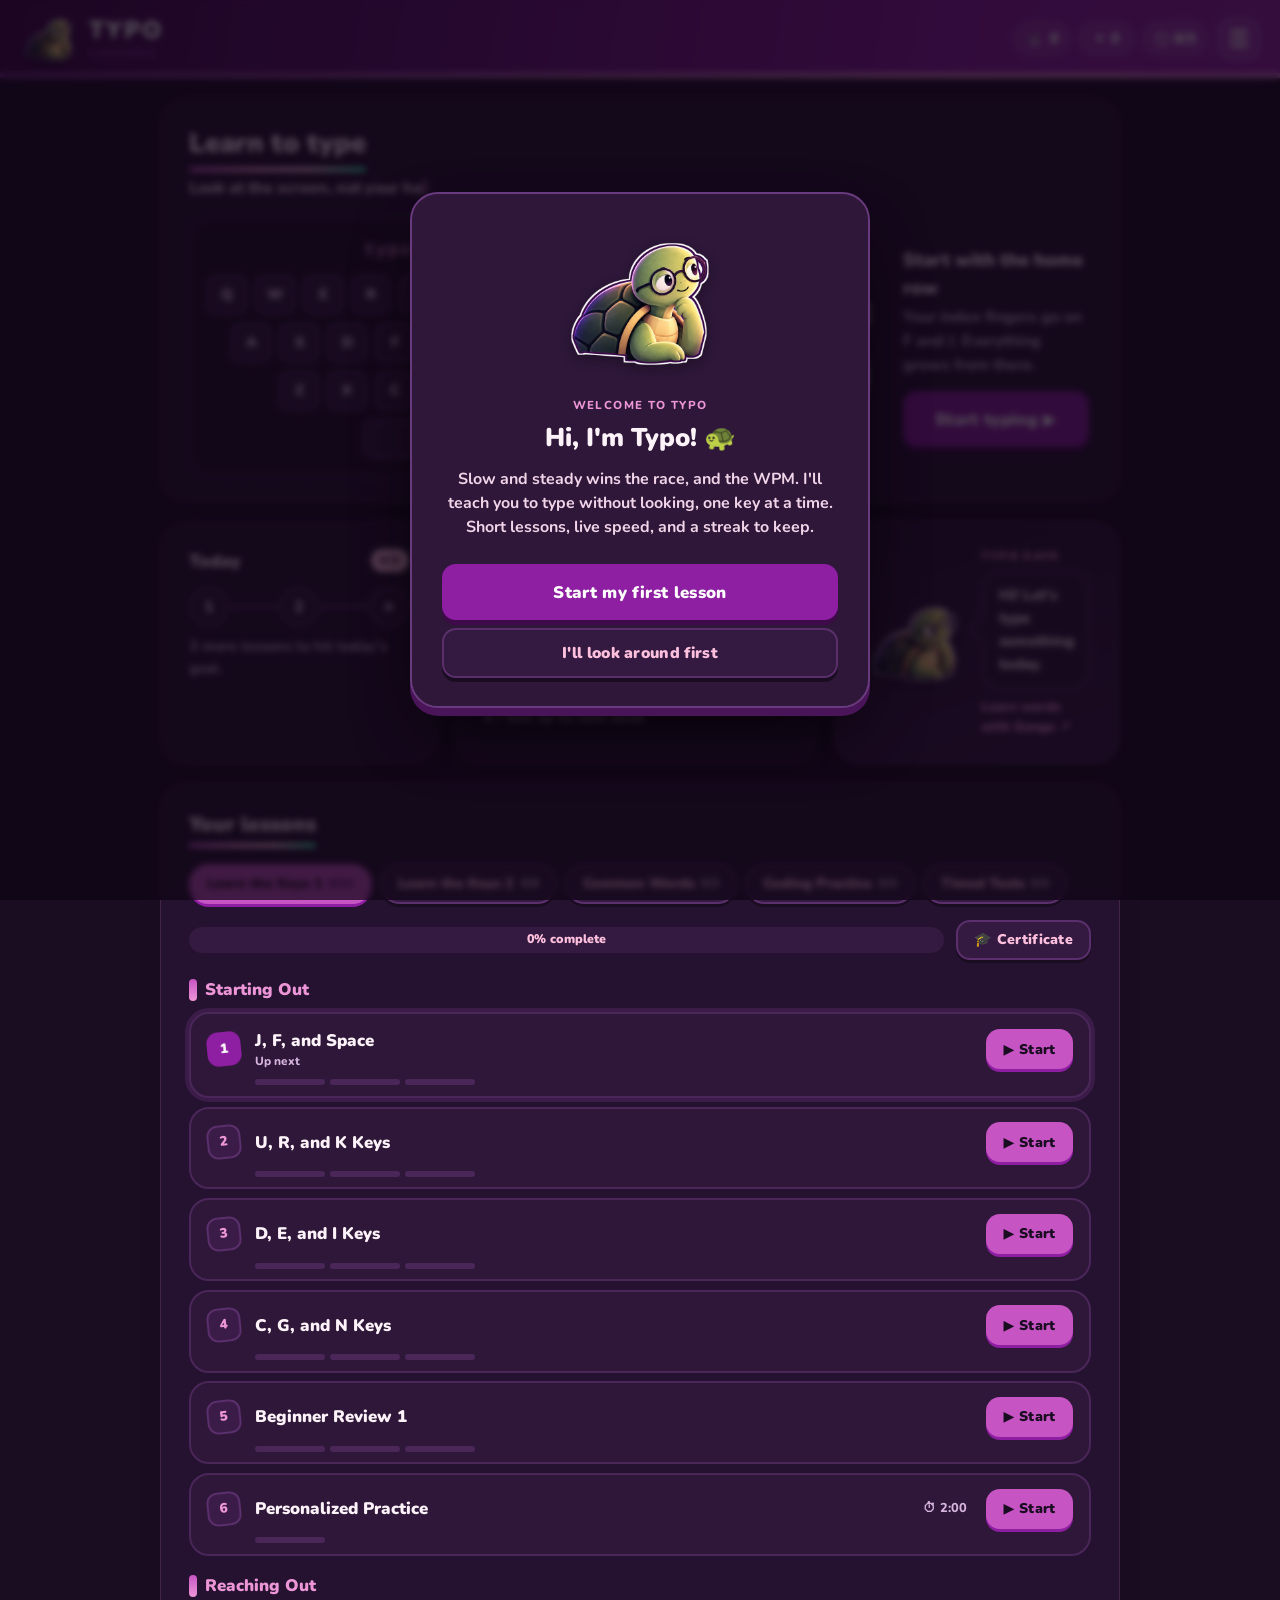
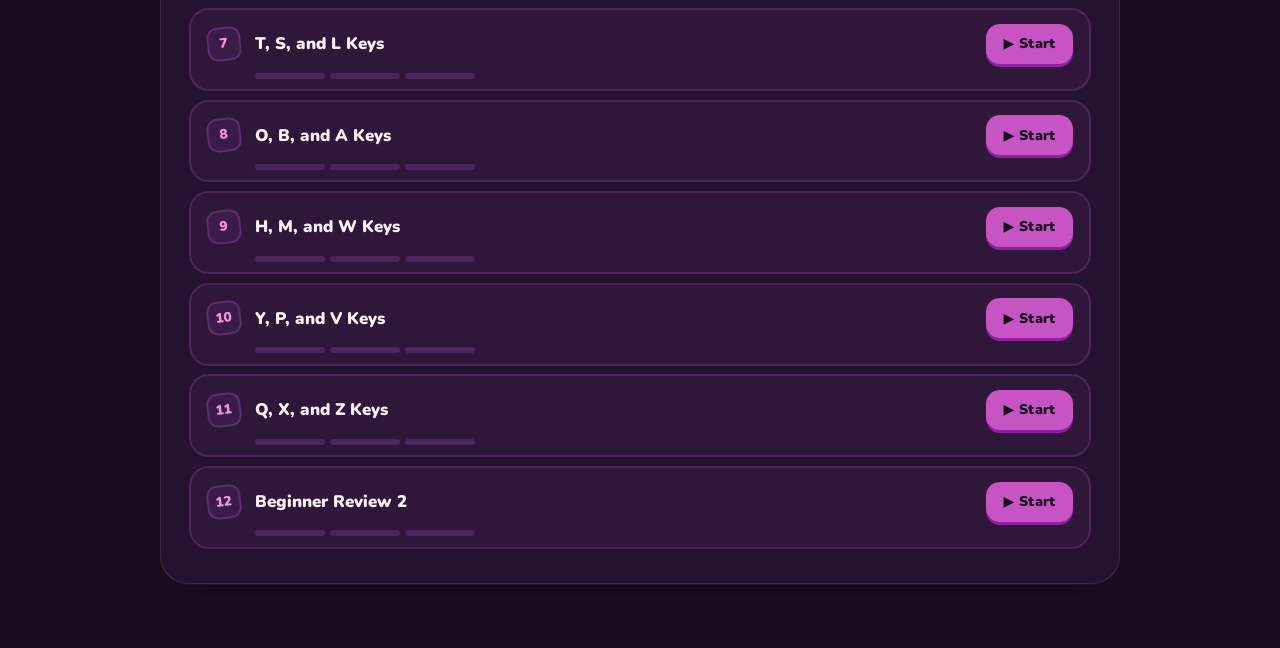
<file: index.html>
<!DOCTYPE html>
<html lang="en">
<head>
<meta charset="UTF-8">
<meta name="viewport" content="width=device-width, initial-scale=1.0">
<title>TYPO — Learn to type</title>
<meta name="description" content="TYPO: friendly typing lessons in Gengo's style. Learn the keys, build speed, keep a streak.">
<link rel="preconnect" href="https://fonts.googleapis.com">
<link href="https://fonts.googleapis.com/css2?family=Nunito:wght@700;800;900&family=Roboto+Mono:wght@500&display=swap" rel="stylesheet">
<link rel="icon" href="favicon.png?v=8">
<link rel="apple-touch-icon" href="logo-192.png?v=8">
<link rel="stylesheet" href="style.css?v=8">
</head>
<body>
<header class="app-header">
  <a class="brand" href="index.html">
    <span class="logo-wrap" id="logo"></span>
    <span class="brand-text"><span class="brand-name">TYPO</span><span class="brand-tagline">LESSONS</span></span>
  </a>
  <div class="header-right">
    <div class="pills">
      <span class="pill" id="pill-streak" title="Day streak"><span class="flame">🔥</span><b id="streak-n">0</b></span>
      <span class="pill" id="pill-xp" title="XP"><span>✦</span><b id="xp-n">0</b></span>
      <span class="pill" id="pill-goal" title="Lessons today"><span class="goal-dot" id="goal-dot"></span><b id="goal-n">0/3</b></span>
    </div>
    <button class="menu-btn" id="menu-btn" aria-label="Menu" aria-expanded="false"><span></span><span></span><span></span></button>
    <div class="menu" id="menu" hidden>
      <button id="theme-toggle">🌙 Dark mode</button>
      <button id="nav-progress">📈 My progress</button>
      <a href="lesson.html?id=test-1">⏱ 1 minute test</a>
      <a href="https://praneet-admin.github.io/gengo/" class="menu-gengo">言語 Open Gengo ↗</a>
      <button id="reset-progress" class="danger">Reset progress</button>
    </div>
  </div>
</header>

<main class="layout">
  <section class="panel hero-panel">
    <h1 class="panel-title">Learn to type<span class="title-bar"></span></h1>
    <p class="panel-sub"><span class="typewriter" id="typewriter"></span><span class="caret"></span></p>
    <div class="hero">
      <div class="hero-keys" id="hero-keys" aria-hidden="true"></div>
      <div class="hero-copy">
        <div class="hero-mascot" id="hero-mascot"></div>
        <div>
          <b id="hero-title">Pick up where you left off</b>
          <p id="hero-text">Ten focused minutes a day is all it takes.</p>
          <a class="btn btn-primary btn-lg" id="hero-cta" href="lesson.html?id=k1-1">Start typing ▶</a>
        </div>
      </div>
    </div>
  </section>

  <div class="cards-3">
    <section class="panel today-card">
      <div class="card-head"><h2>Today</h2><span class="xp-pill" id="today-pill">0/3</span></div>
      <div class="steps" id="steps"><i data-s="1">1</i><em></em><i data-s="2">2</i><em></em><i data-s="3">★</i></div>
      <p class="muted" id="today-text">3 lessons to hit today's goal.</p>
    </section>
    <section class="panel speed-card">
      <div class="card-head"><h2>Your speed</h2><span class="xp-pill" id="level-pill">Lv 1</span></div>
      <div class="speed-row">
        <div class="ring"><svg viewBox="0 0 80 80"><circle cx="40" cy="40" r="34"/><circle id="goal-ring" cx="40" cy="40" r="34"/></svg><div class="ring-text"><b id="stat-wpm">--</b><small>wpm</small></div></div>
        <div class="speed-stats">
          <div><small>Accuracy</small><b id="stat-acc">--</b></div>
          <div><small>Practice</small><b id="stat-time">--</b></div>
          <div><small>Level</small><b id="level-name">Seedling</b></div>
        </div>
      </div>
      <div class="xp-bar"><div class="xp-fill" id="xp-fill"></div></div>
      <p class="muted" id="xp-text">0 / 500 xp to next level</p>
    </section>
    <section class="panel buddy-card" aria-labelledby="buddy-heading">
      <div class="buddy-wrap" id="buddy"></div>
      <div>
        <span class="buddy-name" id="buddy-heading">Typo says</span>
        <p class="buddy-bubble" id="buddy-bubble">Hi! Let's type something today.</p>
        <a class="buddy-link" href="https://praneet-admin.github.io/gengo/">Learn words with Gengo ↗</a>
      </div>
    </section>
  </div>

  <section class="panel lessons-panel">
    <h2 class="panel-title small">Your lessons<span class="title-bar"></span></h2>
    <div class="chips" id="chips"></div>
    <div class="course-head">
      <div class="course-progress"><div class="course-progress-fill" id="course-fill"></div><span id="course-pct">0% complete</span></div>
      <button class="btn btn-ghost btn-small" id="cert-btn">🎓 Certificate</button>
    </div>
    <div id="units"></div>
  </section>
</main>

<div class="modal" id="progress-modal" hidden>
  <div class="modal-box">
    <h2>Your progress</h2>
    <div id="progress-body"></div>
    <button class="btn btn-primary" id="close-progress">Close</button>
  </div>
</div>

<div class="modal" id="welcome" hidden>
  <div class="modal-box welcome">
    <div class="welcome-mascot" id="welcome-mascot"></div>
    <small class="eyebrow">Welcome to TYPO</small>
    <h2>Hi, I'm Typo! 🐢</h2>
    <p>Slow and steady wins the race, and the WPM. I'll teach you to type without looking, one key at a time. Short lessons, live speed, and a streak to keep.</p>
    <a class="btn btn-primary btn-lg" href="lesson.html?id=k1-1">Start my first lesson</a>
    <button class="btn btn-ghost" id="welcome-skip">I'll look around first</button>
  </div>
</div>

<script src="data.js?v=8"></script>
<script src="progress.js?v=8"></script>
<script src="effects.js?v=8"></script>
<script src="mascot.js?v=8"></script>
<script src="app.js?v=8"></script>
</body>
</html>
</file>
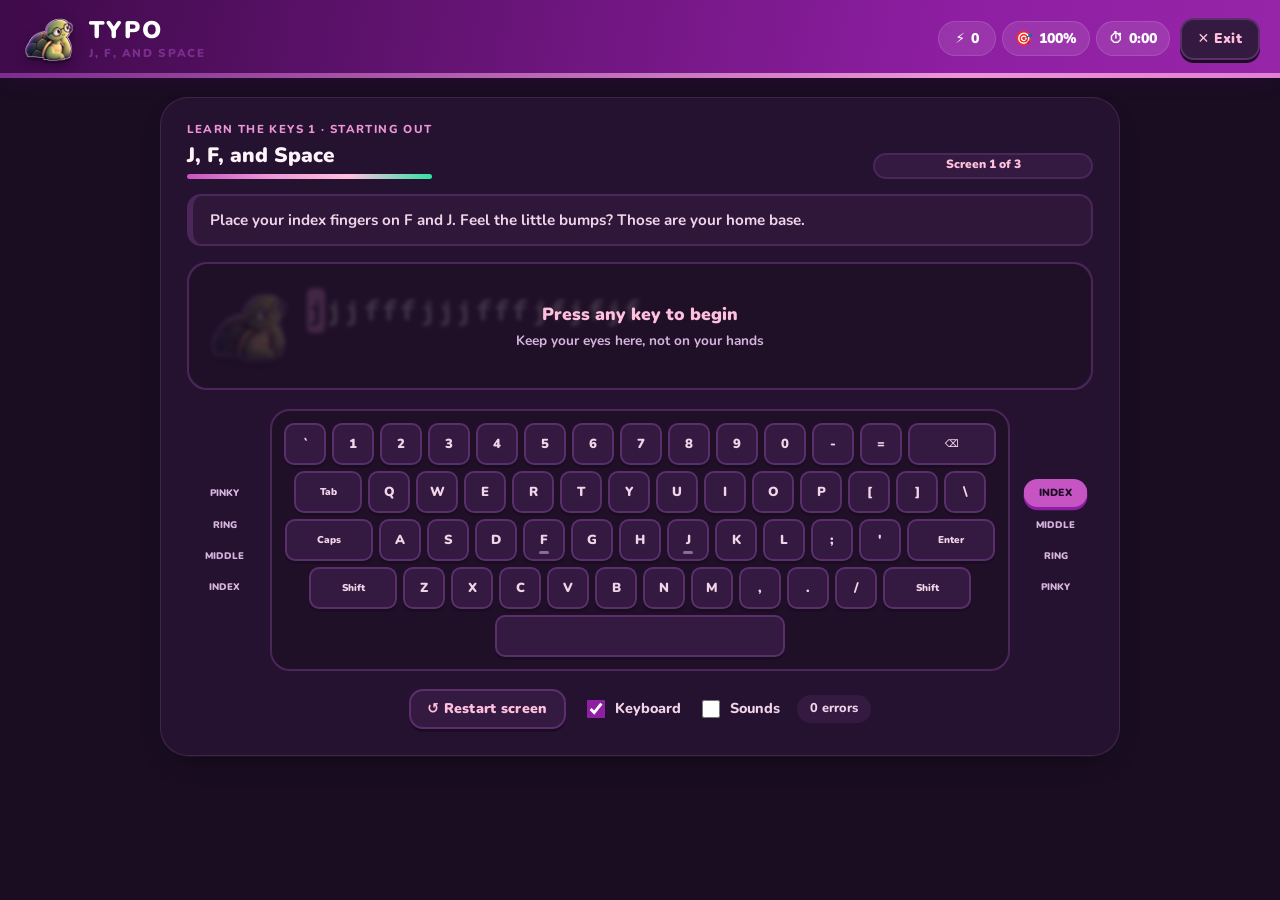
<file: lesson.html>
<!DOCTYPE html>
<html lang="en">
<head>
<meta charset="UTF-8">
<meta name="viewport" content="width=device-width, initial-scale=1.0">
<title>TYPO — Lesson</title>
<link rel="preconnect" href="https://fonts.googleapis.com">
<link href="https://fonts.googleapis.com/css2?family=Nunito:wght@700;800;900&family=Roboto+Mono:wght@400;500&display=swap" rel="stylesheet">
<link rel="icon" href="favicon.png?v=8">
<link rel="stylesheet" href="style.css?v=8">
</head>
<body class="lesson-page">
<header class="app-header">
  <a class="brand" href="index.html">
    <span class="logo-wrap" id="logo"></span>
    <span class="brand-text"><span class="brand-name">TYPO</span><span class="brand-tagline" id="unit-label">LESSON</span></span>
  </a>
  <div class="header-right">
    <div class="pills">
      <span class="pill" title="Words per minute"><span>⚡</span><b id="live-wpm">0</b></span>
      <span class="pill" title="Accuracy"><span>🎯</span><b id="live-acc">100%</b></span>
      <span class="pill" title="Time"><span>⏱</span><b id="live-time">0:00</b></span>
    </div>
    <a class="btn btn-ghost btn-small exit-btn" href="index.html">✕ Exit</a>
  </div>
</header>

<main class="layout player">
  <section class="panel">
    <div class="lesson-head">
      <div><small class="eyebrow" id="unit-eyebrow">Unit</small><h1 class="panel-title small" id="lesson-label">Lesson<span class="title-bar"></span></h1></div>
      <div class="screen-progress"><div id="screen-fill"></div><span id="screen-label">Screen 1 of 1</span></div>
    </div>
    <div class="intro" id="intro"></div>

    <div class="text-box" id="text-box" tabindex="0">
      <div class="text-mascot" id="text-mascot"></div>
      <div class="text-line" id="text-line"></div>
      <div class="focus-hint" id="focus-hint"><b>Press any key to begin</b><span>Keep your eyes here, not on your hands</span></div>
    </div>

    <div class="hands-row">
      <div class="hand left"><span data-f="lp">pinky</span><span data-f="lr">ring</span><span data-f="lm">middle</span><span data-f="li">index</span></div>
      <div class="keyboard" id="keyboard"></div>
      <div class="hand right"><span data-f="ri">index</span><span data-f="rm">middle</span><span data-f="rr">ring</span><span data-f="rp">pinky</span></div>
    </div>

    <div class="player-actions">
      <button class="btn btn-ghost btn-small" id="restart-btn">↺ Restart screen</button>
      <label class="toggle"><input type="checkbox" id="kb-toggle" checked> Keyboard</label>
      <label class="toggle"><input type="checkbox" id="sound-toggle"> Sounds</label>
      <span class="err-pill" id="live-err">0 errors</span>
    </div>
  </section>
</main>

<div class="modal" id="result-modal" hidden>
  <div class="modal-box result">
    <div class="result-mascot" id="result-mascot"></div>
    <div class="result-stars" id="result-stars">★★★</div>
    <h2 id="result-title">Lesson complete!</h2>
    <div class="result-grid">
      <div style="--n:0"><small>Speed</small><b id="r-wpm">0</b><small>wpm</small></div>
      <div style="--n:1"><small>Accuracy</small><b id="r-acc">0%</b></div>
      <div style="--n:2"><small>Errors</small><b id="r-err">0</b></div>
      <div style="--n:3"><small>XP</small><b id="r-xp">0</b></div>
    </div>
    <p id="result-note" class="muted"></p>
    <div class="result-actions">
      <a class="btn btn-primary btn-lg" id="r-next" href="#">Next lesson ▶</a>
      <div class="row">
        <button class="btn btn-ghost btn-small" id="r-retry">↺ Try again</button>
        <a class="btn btn-ghost btn-small" href="index.html?done=1">All lessons</a>
        <a class="btn btn-gengo btn-small" href="https://praneet-admin.github.io/gengo/">Words on Gengo ↗</a>
      </div>
    </div>
  </div>
</div>

<script src="data.js?v=8"></script>
<script src="progress.js?v=8"></script>
<script src="effects.js?v=8"></script>
<script src="mascot.js?v=8"></script>
<script src="lesson.js?v=8"></script>
</body>
</html>
</file>
<file: style.css>
/* TYPO — Gengo-style UI in the palette 8E1EA2 · C654C3 · ED96D7 · FFC0DE */
:root {
  --brand-900: #3e0a49; --brand-800: #5c1270; --brand-700: #8E1EA2; --brand-600: #a833b5; --brand-500: #C654C3;
  --brand-300: #ED96D7; --brand-100: #FFC0DE; --brand-050: #ffe3ef;
  --accent-500: #FFC0DE; --accent-600: #f29ec6;
  --mint-500: #2fe3a5; --mint-100: #d9fbef;
  --danger-500: #ff4f86; --danger-600: #c9245a; --danger-100: #ffe1ec;
  --bg-050: #fff4fa; --bg-100: #ffe9f3; --bg-200: #fbd3e6; --bg-300: #f0b4d4;
  --ink-900: #2b0b33; --ink-700: #5a3a62; --ink-500: #8a6a90; --ink-300: #c9aed0;
  --card: #fff; --radius-xl: 28px; --radius-lg: 20px; --radius-md: 14px; --radius-sm: 10px; --pill: 999px;
  --shadow-card: 0 1px 0 rgba(142,30,162,.05), 0 10px 30px -18px rgba(142,30,162,.5);
  --font: "Nunito", ui-rounded, "Avenir Next Rounded", "Segoe UI", system-ui, sans-serif;
  --ease: cubic-bezier(.2,.8,.2,1); --bounce: cubic-bezier(.34,1.56,.64,1); --speed: 160ms;
}
:root[data-theme="dark"] {
  --bg-050: #1a0d22; --bg-100: #2a1535; --bg-200: #4a2659; --bg-300: #66367a; --card: #251230;
  --ink-900: #fff3fa; --ink-700: #f1d4e8; --ink-500: #d6b4de; --ink-300: #8f6a99;
  --brand-050: #3b1c48; --brand-100: #7a2d8c; --brand-300: #ED96D7; --danger-100: #4a1a2d; --mint-100: #163a2f;
  --accent-500: #FFC0DE; --accent-600: #e68fbf;
  --shadow-card: 0 1px 0 rgba(255,255,255,.04), 0 12px 30px -18px rgba(0,0,0,.8);
}
/* dark: visibility boosts */
:root[data-theme="dark"] .btn-ghost { background: #341a40; color: #FFC0DE; border-color: #5a2f6c; --edge: #1a0d22; }
:root[data-theme="dark"] .btn-start { background: var(--brand-500); color: #1a0d22; --edge: #8E1EA2; }
:root[data-theme="dark"] .btn-start.done { background: #7a2d8c; color: #fff; --edge: #4a1458; }
:root[data-theme="dark"] .panel { border-color: rgba(237,150,215,.14); }
:root[data-theme="dark"] .lesson-row { background: #2e1739; border-color: #4a2659; }
:root[data-theme="dark"] .lesson-row.done { background: #251230; }
:root[data-theme="dark"] .lesson-num { background: #3b1c48; color: #ED96D7; border-color: #5a2f6c; }
:root[data-theme="dark"] .chip { background: #341a40; color: #FFC0DE; border-color: #5a2f6c; box-shadow: 0 3px 0 #1a0d22; }
:root[data-theme="dark"] .chip.active { background: #C654C3; color: #1a0d22; border-color: #C654C3; box-shadow: 0 3px 0 #8E1EA2; }
:root[data-theme="dark"] .chip.active small { color: #3e0a49; }
:root[data-theme="dark"] .course-progress { background: #341a40; color: #FFC0DE; }
:root[data-theme="dark"] .course-progress-fill, :root[data-theme="dark"] .screen-progress div { background: #8E1EA2; }
:root[data-theme="dark"] .screen-progress { background: #341a40; color: #FFC0DE; }
:root[data-theme="dark"] .xp-pill { background: #FFC0DE; color: #3e0a49; }
:root[data-theme="dark"] .key { background: #341a40; color: #f1d4e8; border-color: #5a2f6c; box-shadow: 0 3px 0 #1a0d22; }
:root[data-theme="dark"] .keyboard, :root[data-theme="dark"] .hero-keys { background: #1f1028; border-color: #4a2659; }
:root[data-theme="dark"] .hero-keys .hk { background: #341a40; color: #f1d4e8; border-color: #5a2f6c; box-shadow: 0 4px 0 #1a0d22; }
:root[data-theme="dark"] .hero-keys .hk-out, :root[data-theme="dark"] .text-line .ok, :root[data-theme="dark"] .ring-text b, :root[data-theme="dark"] .result-grid b, :root[data-theme="dark"] .goal-text b { color: #ED96D7; }
:root[data-theme="dark"] .text-line .cur { background: #ED96D7; color: #1a0d22; }
:root[data-theme="dark"] .text-line .cur.space { box-shadow: inset 0 -3px 0 #FFC0DE; }
:root[data-theme="dark"] .text-line .bad { color: #ff8ab0; background: #4a1a2d; }
:root[data-theme="dark"] .text-box, :root[data-theme="dark"] .intro, :root[data-theme="dark"] .live-stats div, :root[data-theme="dark"] .result-grid div, :root[data-theme="dark"] .stat, :root[data-theme="dark"] .steps i { background: #2e1739; border-color: #4a2659; }
:root[data-theme="dark"] .focus-hint b { color: #FFC0DE; }
:root[data-theme="dark"] .hand span.on { color: #1a0d22; }
:root[data-theme="dark"] .steps em { background: #4a2659; }
:root[data-theme="dark"] .steps em::after { background: #C654C3; }
:root[data-theme="dark"] .steps i.done { background: #C654C3; border-color: #C654C3; color: #1a0d22; }
:root[data-theme="dark"] .ring circle { stroke: #4a2659; } :root[data-theme="dark"] .ring #goal-ring { stroke: #ED96D7; }
:root[data-theme="dark"] .xp-bar { background: #4a2659; } :root[data-theme="dark"] .xp-fill { background: linear-gradient(90deg, #C654C3, #ED96D7); }
:root[data-theme="dark"] .title-bar { background: linear-gradient(90deg, #C654C3, #ED96D7, #FFC0DE, #2fe3a5); }
:root[data-theme="dark"] .eyebrow, :root[data-theme="dark"] .unit-title { color: #ED96D7; }
:root[data-theme="dark"] .gengo-card { background: linear-gradient(160deg, #251230, #3b1c48); }
:root[data-theme="dark"] .menu { box-shadow: 0 6px 0 #0f0614, 0 20px 50px -20px rgba(0,0,0,.8); }
:root[data-theme="dark"] .modal-box { box-shadow: 0 8px 0 #0f0614, 0 24px 60px -20px rgba(0,0,0,.8); }
:root[data-theme="dark"] .toast { background: #C654C3; color: #1a0d22; box-shadow: 0 6px 0 #8E1EA2, 0 12px 30px -10px rgba(0,0,0,.6); }
:root[data-theme="dark"] .err-pill { background: #341a40; color: #f1d4e8; } :root[data-theme="dark"] .err-pill.has { background: #4a1a2d; color: #ff8ab0; }
:root[data-theme="dark"] .floater { opacity: .25; }
:root[data-theme="dark"] .caret { background: #ED96D7; }
*, *::before, *::after { box-sizing: border-box; }
html, body { margin: 0; }
body { font-family: var(--font); font-size: 16px; line-height: 1.5; color: var(--ink-900); background: var(--bg-050); min-height: 100vh; overflow-x: hidden; font-weight: 700; }
a { color: inherit; text-decoration: none; }
button { font: inherit; cursor: pointer; }
h1, h2 { margin: 0; font-weight: 900; }
p { margin: 0; }
small { color: var(--ink-500); font-size: .72rem; font-weight: 800; letter-spacing: .03em; text-transform: uppercase; }
.muted { color: var(--ink-500); font-weight: 700; font-size: .92rem; }
.eyebrow { color: var(--brand-700); letter-spacing: .12em; }
:focus-visible { outline: none; box-shadow: 0 0 0 3px var(--bg-050), 0 0 0 6px var(--brand-600); border-radius: var(--radius-sm); }

/* Floaters */
.floaters { position: fixed; inset: 0; z-index: 0; pointer-events: none; overflow: hidden; }
.floater { position: absolute; left: var(--x); bottom: -12vh; font-size: var(--size); font-weight: 900; opacity: 0; animation: float-up var(--d) linear var(--delay) infinite; line-height: 1; will-change: transform, opacity; }
.floater.is-ring { width: var(--size); height: var(--size); border: 4px solid currentColor; border-radius: 50%; }
.floater.is-dot { width: calc(var(--size) * .45); height: calc(var(--size) * .45); background: currentColor; border-radius: 50%; }
.floater.is-key { width: var(--size); height: var(--size); border-radius: 22%; border: 4px solid currentColor; display: grid; place-items: center; font-size: calc(var(--size) * .5); }
@keyframes float-up { 0% { transform: translate(0,0) rotate(0); opacity: 0; } 8% { opacity: .35; } 92% { opacity: .28; } 100% { transform: translate(var(--drift), -120vh) rotate(var(--spin)); opacity: 0; } }
.app-header, .layout, .modal { position: relative; z-index: 1; }

/* Buttons */
.btn { --depth: 4px; --edge: var(--brand-900); display: inline-flex; align-items: center; justify-content: center; gap: .5rem; border: 0; border-radius: var(--radius-md); padding: .7rem 1.4rem; min-height: 48px; font-weight: 900; font-size: .98rem; letter-spacing: .02em; white-space: nowrap; background: var(--brand-700); color: #fff; box-shadow: 0 var(--depth) 0 var(--edge); transform: translateY(0); transition: transform 80ms ease, box-shadow 80ms ease, background var(--speed) var(--ease), filter var(--speed) var(--ease); }
.btn:hover { filter: brightness(1.06); }
.btn:active { transform: translateY(var(--depth)); box-shadow: 0 0 0 var(--edge); }
.btn-primary { background: var(--brand-700); --edge: var(--brand-900); }
.btn-ghost { background: var(--card); color: var(--brand-700); --edge: var(--bg-300); border: 2px solid var(--bg-200); }
.btn-gengo { background: var(--accent-500); color: var(--brand-900); --edge: var(--accent-600); }
.btn-small { min-height: 40px; padding: .45rem 1rem; font-size: .88rem; --depth: 3px; }
.btn-lg { min-height: 56px; padding: .9rem 2rem; font-size: 1.05rem; --depth: 5px; }
.btn-start { background: var(--brand-500); color: #fff; --edge: var(--brand-700); min-height: 40px; padding: .45rem 1.1rem; font-size: .88rem; --depth: 3px; }
.btn-start.done { background: var(--brand-100); color: var(--brand-800); --edge: var(--bg-300); }
.btn-start.locked { background: var(--bg-100); color: var(--ink-300); --edge: var(--bg-200); pointer-events: none; }
.btn-start:hover { animation: wiggle 400ms var(--ease); }
.xp-pill { font-size: .72rem; font-weight: 900; padding: .18rem .6rem; border-radius: var(--pill); background: var(--accent-500); color: var(--brand-900); letter-spacing: .03em; }

/* Header (Gengo) */
.app-header { position: sticky; top: 0; z-index: 20; display: flex; align-items: center; justify-content: space-between; gap: 1rem; padding: .6rem 1.25rem; color: #fff; background: linear-gradient(100deg, var(--brand-900), var(--brand-700), var(--brand-600), var(--brand-800), var(--brand-900)); background-size: 300% 100%; animation: header-in 600ms var(--bounce) both, gradient-flow 14s ease-in-out infinite; box-shadow: 0 6px 24px -12px rgba(62,10,73,.8); }
.app-header::after { content: ""; position: absolute; left: 0; right: 0; bottom: -1px; height: 5px; background: linear-gradient(90deg, var(--brand-100), var(--brand-300), var(--brand-500), var(--mint-500), var(--brand-100)); background-size: 300% 100%; animation: gradient-flow 8s linear infinite; }
.brand { display: flex; align-items: center; gap: .7rem; }
.logo-wrap { width: 54px; height: 54px; display: block; filter: drop-shadow(0 3px 0 rgba(0,0,0,.3)); }
.logo-wrap .mascot { animation: float 4s ease-in-out infinite; }
.brand-text { display: flex; flex-direction: column; line-height: 1.05; }
.brand-name { font-size: 1.5rem; font-weight: 900; letter-spacing: .08em; }
.brand-tagline { font-size: .72rem; font-weight: 900; color: var(--brand-100); letter-spacing: .14em; margin-top: 3px; max-width: 46vw; white-space: nowrap; overflow: hidden; text-overflow: ellipsis; }
.header-right { display: flex; align-items: center; gap: .6rem; position: relative; }
.pills { display: flex; gap: .4rem; }
.pill { display: inline-flex; align-items: center; gap: .35rem; padding: .35rem .75rem; border-radius: var(--pill); background: rgba(255,255,255,.1); border: 1px solid rgba(255,255,255,.12); font-size: .88rem; font-weight: 900; transition: background var(--speed) var(--ease); min-width: 58px; justify-content: center; }
.pill b { font-weight: 900; }
.pill.is-bump b { animation: bump 500ms var(--bounce); display: inline-block; }
.flame { filter: grayscale(1) opacity(.5); transition: filter 300ms var(--ease); display: inline-block; }
.pill.is-lit .flame { filter: none; animation: flicker 1.6s ease-in-out infinite; transform-origin: bottom center; }
.goal-dot { width: 14px; height: 14px; border-radius: 50%; border: 3px solid rgba(255,255,255,.45); background: conic-gradient(var(--accent-500) var(--p, 0%), transparent 0); }
.menu-btn { width: 42px; height: 42px; border-radius: var(--radius-md); border: 2px solid rgba(255,255,255,.18); background: rgba(255,255,255,.1); display: grid; place-content: center; gap: 4px; }
.menu-btn span { width: 18px; height: 3px; background: #fff; border-radius: 3px; display: block; transition: transform var(--speed) var(--ease); }
.menu { position: absolute; right: 0; top: calc(100% + .6rem); background: var(--card); color: var(--ink-900); border-radius: var(--radius-lg); padding: .5rem; min-width: 220px; box-shadow: 0 6px 0 var(--brand-900), 0 20px 50px -20px rgba(0,0,0,.5); display: grid; gap: .15rem; animation: pop-in 200ms var(--bounce); }
.menu[hidden] { display: none; }
.menu > * { text-align: left; background: none; border: 0; padding: .65rem .8rem; border-radius: var(--radius-sm); font-weight: 800; color: var(--ink-900); transition: background var(--speed) var(--ease); }
.menu > *:hover { background: var(--bg-100); }
.menu .menu-gengo { color: var(--brand-700); }
.menu .danger { color: var(--danger-600); }
.exit-btn { min-height: 42px; }

/* Layout + panels */
.layout { max-width: 992px; margin: 0 auto; padding: 1.25rem 1rem 4rem; display: grid; gap: 1.1rem; }
.panel { background: var(--card); border-radius: var(--radius-xl); padding: 1.6rem 1.75rem; box-shadow: var(--shadow-card); border: 1px solid rgba(142,30,162,.06); animation: pop-in 320ms var(--bounce) both; }
.panel:nth-child(2) { animation-delay: 80ms; } .panel:nth-child(3) { animation-delay: 160ms; }
.panel-title { font-size: 1.7rem; position: relative; display: inline-block; padding-bottom: .5rem; margin-bottom: .2rem; }
.panel-title.small { font-size: 1.3rem; }
.title-bar { position: absolute; left: 0; bottom: 0; height: 5px; width: 100%; border-radius: 4px; background: linear-gradient(90deg, var(--brand-700), var(--brand-500), var(--brand-300), var(--mint-500)); transform-origin: left; animation: grow-x 700ms var(--ease) both; animation-delay: 300ms; }
.panel-sub { color: var(--ink-500); font-weight: 800; min-height: 1.5em; }
.typewriter { color: var(--ink-700); }
.caret { display: inline-block; width: 2px; height: 1.05em; background: var(--brand-700); vertical-align: -3px; margin-left: 2px; animation: blink-caret 1s steps(1) infinite; }
.card-head { display: flex; align-items: center; justify-content: space-between; gap: .6rem; margin-bottom: .8rem; }
.card-head h2 { font-size: 1.1rem; }

/* Hero */
.hero { display: grid; grid-template-columns: 1.1fr 1fr; gap: 1.25rem; margin-top: 1.1rem; align-items: center; }
.hero-keys { display: grid; gap: 8px; background: var(--bg-050); border: 2px dashed var(--bg-300); border-radius: var(--radius-lg); padding: 1rem; }
.hero-keys .hk-row { display: flex; gap: 8px; justify-content: center; }
.hero-keys .hk { width: 40px; height: 40px; border-radius: 10px; background: var(--card); border: 2px solid var(--bg-200); box-shadow: 0 4px 0 var(--bg-300); display: grid; place-items: center; font-weight: 900; color: var(--ink-700); font-size: .9rem; transition: transform 90ms, box-shadow 90ms, background 90ms, color 90ms; }
.hero-keys .hk.space { width: 160px; }
.hero-keys .hk.is-down { transform: translateY(4px); box-shadow: 0 0 0 var(--bg-300); background: var(--brand-500); color: #fff; border-color: var(--brand-700); }
.hero-keys .hk-out { font-family: 'Roboto Mono', monospace; font-weight: 500; font-size: 1.1rem; color: var(--brand-700); min-height: 1.6em; display: flex; justify-content: center; align-items: center; gap: 1px; margin-bottom: .2rem; }
.hero-keys .hk-out .ch { display: inline-block; animation: pop-in 180ms var(--bounce); }
.hero-keys .hk-out .cur { width: 2px; height: 1.1em; background: var(--brand-700); animation: blink-caret 1s steps(1) infinite; }
.hero-copy { display: flex; gap: 1rem; align-items: flex-start; }
.hero-mascot { width: 92px; flex: none; }
.hero-mascot .mascot { animation: float 3.4s ease-in-out infinite; }
.hero-copy b { font-size: 1.15rem; font-weight: 900; display: block; }
.hero-copy p { color: var(--ink-500); margin: .2rem 0 .9rem; }

/* Cards row */
.cards-3 { display: grid; grid-template-columns: 1fr 1.3fr 1fr; gap: 1.1rem; }
.steps { display: flex; align-items: center; gap: 0; margin: .6rem 0 .5rem; }
.steps i { width: 40px; height: 40px; border-radius: 50%; border: 3px solid var(--bg-300); background: var(--card); display: grid; place-items: center; font-style: normal; font-weight: 900; color: var(--ink-500); flex: none; transition: all 300ms var(--bounce); }
.steps i.done { background: var(--brand-700); border-color: var(--brand-700); color: #fff; transform: scale(1.08); }
.steps i.done[data-s="3"] { background: var(--accent-500); border-color: var(--accent-600); color: var(--brand-900); animation: celebrate 700ms var(--bounce); }
.steps em { flex: 1; height: 5px; background: var(--bg-300); border-radius: 3px; position: relative; overflow: hidden; }
.steps em::after { content: ""; position: absolute; inset: 0; background: var(--brand-700); transform: scaleX(var(--fill, 0)); transform-origin: left; transition: transform 500ms var(--ease); }
.speed-row { display: flex; gap: 1rem; align-items: center; }
.ring { position: relative; width: 92px; height: 92px; flex: none; }
.ring svg { width: 100%; height: 100%; transform: rotate(-90deg); }
.ring circle { fill: none; stroke: var(--bg-200); stroke-width: 8; }
.ring #goal-ring { stroke: var(--brand-500); stroke-dasharray: 213.6; stroke-dashoffset: 213.6; stroke-linecap: round; transition: stroke-dashoffset 900ms var(--ease); }
.ring-text { position: absolute; inset: 0; display: flex; flex-direction: column; align-items: center; justify-content: center; line-height: 1; }
.ring-text b { font-size: 1.45rem; font-weight: 900; color: var(--brand-700); }
.speed-stats { display: grid; grid-template-columns: 1fr 1fr; gap: .3rem .9rem; flex: 1; }
.speed-stats small { display: block; }
.speed-stats b { font-weight: 900; font-size: 1rem; }
.xp-bar { height: 10px; background: var(--bg-200); border-radius: 99px; margin: .8rem 0 .3rem; overflow: hidden; }
.xp-fill { height: 100%; width: 0; background: linear-gradient(90deg, var(--brand-700), var(--brand-500)); border-radius: 99px; transition: width 700ms var(--ease); position: relative; }
.xp-fill::after { content: ""; position: absolute; inset: 0; background: linear-gradient(90deg, transparent, rgba(255,255,255,.45), transparent); animation: shimmer 2.2s linear infinite; }
.gengo-card { background: linear-gradient(160deg, var(--card), var(--bg-100)); }
.gengo-card .btn { margin-top: .9rem; width: 100%; }

/* Lessons panel */
.chips { display: flex; flex-wrap: wrap; gap: .5rem; margin: .8rem 0 1rem; }
.chip { border: 2px solid var(--bg-200); background: var(--card); color: var(--brand-800); border-radius: var(--pill); padding: .45rem 1rem; font-weight: 900; font-size: .9rem; display: inline-flex; align-items: center; gap: .4rem; box-shadow: 0 3px 0 var(--bg-300); transition: transform 80ms ease, box-shadow 80ms ease, border-color var(--speed) var(--ease), background var(--speed) var(--ease); }
.chip small { text-transform: none; letter-spacing: 0; font-size: .72rem; color: var(--ink-500); }
.chip:hover { border-color: var(--brand-600); background: var(--brand-050); animation: wiggle 400ms var(--ease); }
.chip:active { transform: translateY(3px); box-shadow: 0 0 0 var(--bg-300); }
.chip.active { background: var(--brand-700); color: #fff; border-color: var(--brand-700); box-shadow: 0 3px 0 var(--brand-900); }
.chip.active small { color: var(--brand-100); }
.course-head { display: flex; align-items: center; gap: .8rem; margin-bottom: .3rem; }
.course-progress { flex: 1; position: relative; height: 26px; background: var(--bg-100); border-radius: var(--pill); overflow: hidden; display: grid; place-items: center; font-size: .78rem; font-weight: 900; color: var(--brand-800); }
.course-progress-fill { position: absolute; left: 0; top: 0; bottom: 0; width: 0; background: var(--brand-300); border-radius: inherit; transition: width 700ms var(--ease); }
.course-progress span { position: relative; }
.unit-title { font-size: 1.05rem; font-weight: 900; margin: 1.1rem 0 .6rem; display: flex; align-items: center; gap: .5rem; color: var(--ink-700); }
.unit-title::before { content: ""; width: 8px; height: 22px; border-radius: 5px; background: linear-gradient(var(--brand-500), var(--brand-300)); }
.lesson-row { background: var(--bg-050); border: 2px solid var(--bg-200); border-radius: var(--radius-lg); padding: .85rem 1rem .65rem; margin-bottom: .55rem; transition: transform var(--speed) var(--ease), border-color var(--speed) var(--ease), box-shadow var(--speed) var(--ease); animation: fade-up 260ms var(--ease) both; animation-delay: calc(var(--n,0) * 40ms); }
.lesson-row:hover { transform: translateY(-2px); border-color: var(--brand-300); box-shadow: 0 10px 24px -16px rgba(142,30,162,.6); }
.lesson-row.done { background: var(--card); }
.lesson-row.next { border-color: var(--brand-500); box-shadow: 0 0 0 4px var(--brand-050); }
.lesson-main { display: flex; align-items: center; gap: .9rem; }
.lesson-num { width: 34px; height: 34px; border-radius: 11px; background: var(--card); border: 2px solid var(--bg-200); display: grid; place-items: center; font-size: .85rem; font-weight: 900; color: var(--ink-500); flex-shrink: 0; transform: rotate(-6deg); }
.lesson-row.done .lesson-num { background: var(--mint-500); border-color: var(--mint-500); color: var(--brand-900); }
.lesson-row.next .lesson-num { background: var(--brand-700); border-color: var(--brand-700); color: #fff; animation: float 2.5s ease-in-out infinite; }
.lesson-name { font-size: 1.05rem; font-weight: 900; flex: 1; }
.lesson-name small { display: block; text-transform: none; letter-spacing: 0; font-size: .74rem; }
.lesson-meta { display: flex; gap: .7rem; color: var(--ink-500); font-size: .8rem; font-weight: 800; margin-right: .3rem; }
.stars { color: var(--brand-500); letter-spacing: .05em; }
.stars .off { color: var(--bg-300); }
.screen-dots { display: flex; gap: .3rem; margin-top: .55rem; padding-left: 3rem; }
.screen-dots i { flex: 1; max-width: 70px; height: 6px; border-radius: 9px; background: var(--bg-200); }
.lesson-row.done .screen-dots i { background: var(--brand-300); }

/* Modals */
.modal { position: fixed; inset: 0; background: rgba(43,11,51,.55); backdrop-filter: blur(3px); display: grid; place-items: center; z-index: 50; padding: 1rem; animation: fade-in 200ms var(--ease); }
.modal[hidden] { display: none; }
.modal-box { background: var(--card); border-radius: var(--radius-xl); padding: 1.75rem 1.9rem; max-width: 460px; width: 100%; box-shadow: 0 8px 0 var(--brand-900), 0 24px 60px -20px rgba(0,0,0,.5); animation: pop-in 320ms var(--bounce); text-align: center; }
.modal-box h2 { margin: .2rem 0 .6rem; font-size: 1.6rem; }
.modal-box p { color: var(--ink-700); margin-bottom: 1.1rem; }
.modal-box .btn { width: 100%; margin-top: .5rem; }
.welcome-mascot, .result-mascot { width: 120px; margin: 0 auto .4rem; }
.welcome-mascot .mascot { animation: float 3s ease-in-out infinite; }
.progress-row { display: flex; justify-content: space-between; padding: .5rem 0; border-bottom: 2px solid var(--bg-100); font-weight: 800; font-size: .9rem; text-align: left; }
.progress-row:last-child { border: 0; }
.toast-layer { position: fixed; left: 50%; bottom: 1.4rem; transform: translateX(-50%); z-index: 60; display: grid; gap: .5rem; pointer-events: none; }
.toast { display: flex; align-items: center; gap: .7rem; padding: .85rem 1.1rem; border-radius: var(--radius-md); background: var(--brand-800); color: #fff; font-weight: 800; box-shadow: 0 6px 0 var(--brand-900), 0 12px 30px -10px rgba(0,0,0,.4); animation: toast-in 300ms var(--bounce); white-space: nowrap; }
.toast.is-leaving { animation: toast-out 220ms var(--ease) forwards; }
.confetti { position: fixed; inset: 0; pointer-events: none; z-index: 70; overflow: hidden; }
.confetti i { position: absolute; top: -20px; left: var(--x); width: var(--s); height: calc(var(--s) * .6); border-radius: 2px; animation: confetti-fall var(--d) ease-in forwards; }
.xp-float { position: fixed; font-weight: 900; color: var(--brand-700); pointer-events: none; z-index: 65; animation: xp-float 1.1s var(--ease) forwards; text-shadow: 0 1px 0 #fff; }

/* Mascot states */
.mascot { width: 100%; height: 100%; display: block; overflow: visible; }
.mascot .arm { transform-origin: 60px 70px; }
.mascot .a1 { animation: arm-wave 2.4s ease-in-out infinite; } .mascot .a3 { animation: arm-wave 2.4s ease-in-out .6s infinite reverse; }
.mascot .a2 { animation: arm-wave 2.8s ease-in-out .3s infinite; } .mascot .a4 { animation: arm-wave 2.8s ease-in-out .9s infinite reverse; }
.mascot .pupil { transition: transform 200ms var(--ease); }
.mascot.is-tap { animation: tap 180ms var(--bounce); }
.mascot.is-tap .m-key { animation: key-tap 180ms ease; }
.mascot.is-oops { animation: shake 320ms var(--ease); }
.mascot.is-oops .m-mouth { d: path("M51 74 Q60 66 69 74"); }
.mascot.is-party { animation: celebrate 700ms var(--bounce) 2; }
.mascot.is-party .arm { animation: arm-party 400ms ease-in-out infinite alternate; }
@keyframes arm-wave { 0%,100% { transform: rotate(0); } 50% { transform: rotate(6deg); } }
@keyframes arm-party { from { transform: rotate(-12deg); } to { transform: rotate(12deg); } }
@keyframes tap { 0% { transform: scale(1); } 40% { transform: scale(1.08) translateY(-3px); } 100% { transform: scale(1); } }
@keyframes key-tap { 50% { transform: translateY(4px); } }

/* Lesson player */
.player .panel { padding: 1.4rem 1.6rem 1.6rem; }
.lesson-head { display: flex; align-items: flex-end; justify-content: space-between; gap: 1rem; flex-wrap: wrap; margin-bottom: .9rem; }
.screen-progress { position: relative; height: 26px; min-width: 220px; border-radius: var(--pill); background: var(--bg-100); border: 2px solid var(--bg-200); overflow: hidden; display: grid; place-items: center; font-size: .75rem; font-weight: 900; color: var(--brand-800); }
.screen-progress div { position: absolute; left: 0; top: 0; bottom: 0; width: 0; background: var(--brand-300); transition: width 400ms var(--ease); }
.screen-progress span { position: relative; }
.intro { background: var(--bg-050); border: 2px solid var(--bg-200); border-left: 6px solid var(--brand-500); padding: .8rem 1.1rem; border-radius: var(--radius-md); font-size: .95rem; font-weight: 700; margin-bottom: 1rem; color: var(--ink-700); animation: fade-up 260ms var(--ease) both; }
.intro:empty { display: none; }
.text-box { position: relative; background: var(--card); border-radius: var(--radius-lg); padding: 1.5rem 1.6rem 1.5rem 7.2rem; border: 2px solid var(--bg-200); min-height: 128px; outline: none; transition: border-color var(--speed) var(--ease), box-shadow var(--speed) var(--ease); animation: pop-in 320ms var(--bounce) both; animation-delay: 100ms; }
.text-box:focus { border-color: var(--brand-500); box-shadow: 0 0 0 4px var(--brand-050); }
.text-box.is-shake { animation: shake 320ms var(--ease); }
.text-mascot { position: absolute; left: 1rem; top: 50%; transform: translateY(-50%); width: 88px; }
.text-line { font-family: 'Roboto Mono', ui-monospace, monospace; font-size: 1.65rem; line-height: 1.7; word-break: break-word; }
.text-line span { border-radius: 6px; padding: 0 1px; transition: background 120ms var(--ease), color 120ms var(--ease); display: inline-block; }
.text-line .ok { color: var(--brand-700); animation: ok-pop 160ms var(--bounce); }
.text-line .bad { color: var(--danger-600); background: var(--danger-100); text-decoration: underline wavy; }
.text-line .cur { background: var(--brand-100); color: var(--brand-900); animation: blink 1s infinite; }
.text-line .cur.space { box-shadow: inset 0 -3px 0 var(--brand-700); }
@keyframes ok-pop { 0% { transform: scale(1.25) translateY(-2px); } 100% { transform: none; } }
@keyframes blink { 50% { background: var(--brand-300); } }
.focus-hint { position: absolute; inset: 0; display: flex; flex-direction: column; align-items: center; justify-content: center; gap: .2rem; background: rgba(255,244,250,.82); backdrop-filter: blur(2px); border-radius: var(--radius-lg); color: var(--brand-700); }
.focus-hint b { font-size: 1.1rem; font-weight: 900; } .focus-hint span { font-size: .85rem; color: var(--ink-500); }
:root[data-theme="dark"] .focus-hint { background: rgba(29,15,36,.82); }
.focus-hint[hidden] { display: none; }

.hands-row { display: flex; align-items: center; justify-content: center; gap: 1rem; margin-top: 1.2rem; animation: slide-up 320ms var(--ease) both; animation-delay: 200ms; }
.hands-row.hidden-kb { display: none; }
.hand { display: flex; flex-direction: column; gap: .3rem; }
.hand span { font-size: .6rem; font-weight: 900; color: var(--ink-500); padding: .25rem .5rem; border-radius: var(--pill); text-align: center; border: 2px solid transparent; transition: all var(--speed) var(--ease); text-transform: uppercase; }
.hand span.on { background: var(--brand-500); color: #fff; box-shadow: 0 3px 0 var(--brand-700); transform: scale(1.08); }
.keyboard { display: flex; flex-direction: column; gap: 6px; background: var(--bg-050); padding: 12px; border-radius: var(--radius-lg); border: 2px solid var(--bg-200); }
.kb-row { display: flex; gap: 6px; justify-content: center; }
.key { width: 42px; height: 42px; border-radius: var(--radius-sm); background: var(--card); border: 2px solid var(--bg-200); box-shadow: 0 3px 0 var(--bg-300); display: grid; place-items: center; font-size: .82rem; font-weight: 900; color: var(--ink-700); position: relative; transition: background 80ms, transform 80ms, box-shadow 80ms; }
.key.wide { width: 68px; font-size: .62rem; } .key.wider { width: 88px; font-size: .62rem; } .key.space { width: 290px; }
.key.home::after { content: ''; position: absolute; bottom: 5px; width: 10px; height: 3px; background: var(--ink-300); border-radius: 2px; }
.key.next { background: var(--brand-500); color: #fff; border-color: var(--brand-700); box-shadow: 0 3px 0 var(--brand-700), 0 0 0 4px var(--brand-050); animation: key-pulse 1.1s ease-in-out infinite; }
.key.pressed { background: var(--mint-500); color: var(--brand-900); transform: translateY(3px); box-shadow: 0 0 0 var(--bg-300); }
.key.wrong { background: var(--danger-500); color: #fff; transform: translateY(3px); box-shadow: 0 0 0 var(--danger-600); }
@keyframes key-pulse { 0%,100% { transform: scale(1); } 50% { transform: scale(1.08); } }
.player-actions { display: flex; align-items: center; gap: 1.1rem; justify-content: center; flex-wrap: wrap; margin-top: 1.1rem; font-weight: 800; font-size: .9rem; }
.toggle { display: flex; align-items: center; gap: .4rem; cursor: pointer; color: var(--ink-700); }
.toggle input { accent-color: var(--brand-700); width: 18px; height: 18px; }
.err-pill { background: var(--bg-100); color: var(--ink-700); padding: .3rem .8rem; border-radius: var(--pill); font-size: .8rem; }
.err-pill.has { background: var(--danger-100); color: var(--danger-600); }

/* Results */
.result-stars { font-size: 2.6rem; color: var(--brand-500); line-height: 1; display: inline-block; }
.result-stars .off { color: var(--bg-300); }
.result-stars.is-celebrating { animation: celebrate 700ms var(--bounce); }
.result-grid { display: grid; grid-template-columns: repeat(4, 1fr); gap: .5rem; margin: .9rem 0; }
.result-grid div { background: var(--bg-050); border: 2px solid var(--bg-200); border-radius: var(--radius-md); padding: .6rem .3rem; animation: rise 500ms var(--bounce) both; animation-delay: calc(var(--n,0) * 80ms + 100ms); }
.result-grid b { display: block; font-size: 1.4rem; font-weight: 900; color: var(--brand-700); }
.result-actions .row { display: flex; gap: .4rem; justify-content: center; flex-wrap: wrap; margin-top: .5rem; }
.result-actions .row .btn { width: auto; margin: 0; }

/* Keyframes */
@keyframes fade-in { from { opacity: 0; } to { opacity: 1; } }
@keyframes fade-up { from { opacity: 0; transform: translateY(8px); } to { opacity: 1; transform: none; } }
@keyframes pop-in { from { opacity: 0; transform: scale(.96) translateY(6px); } to { opacity: 1; transform: none; } }
@keyframes slide-up { from { opacity: 0; transform: translateY(16px); } to { opacity: 1; transform: none; } }
@keyframes rise { from { opacity: 0; transform: translateY(14px) scale(.96); } to { opacity: 1; transform: none; } }
@keyframes header-in { from { transform: translateY(-100%); } to { transform: none; } }
@keyframes gradient-flow { 0% { background-position: 0% 50%; } 50% { background-position: 100% 50%; } 100% { background-position: 0% 50%; } }
@keyframes grow-x { from { transform: scaleX(0); } to { transform: scaleX(1); } }
@keyframes blink-caret { 50% { opacity: 0; } }
@keyframes float { 0%,100% { transform: translateY(0) rotate(-3deg); } 50% { transform: translateY(-5px) rotate(2deg); } }
@keyframes bump { 0% { transform: scale(1); } 40% { transform: scale(1.3); } 100% { transform: scale(1); } }
@keyframes shake { 0%,100% { transform: translateX(0); } 25% { transform: translateX(-6px); } 75% { transform: translateX(6px); } }
@keyframes wiggle { 0%,100% { transform: rotate(0); } 25% { transform: rotate(-2deg); } 75% { transform: rotate(2deg); } }
@keyframes celebrate { 0% { transform: scale(1); } 30% { transform: scale(1.12) rotate(-3deg); } 60% { transform: scale(1.05) rotate(3deg); } 100% { transform: none; } }
@keyframes flicker { 0%,100% { transform: scale(1) rotate(-2deg); } 50% { transform: scale(1.12) rotate(2deg); } }
@keyframes shimmer { from { transform: translateX(-100%); } to { transform: translateX(100%); } }
@keyframes toast-in { from { opacity: 0; transform: translateY(20px) scale(.96); } to { opacity: 1; transform: none; } }
@keyframes toast-out { to { opacity: 0; transform: translateY(8px); } }
@keyframes xp-float { 0% { opacity: 0; transform: translateY(6px); } 20% { opacity: 1; } 100% { opacity: 0; transform: translateY(-40px); } }
@keyframes confetti-fall { to { transform: translateY(105vh) rotate(var(--r)); opacity: .9; } }
@media (prefers-reduced-motion: reduce) {
  *, *::before, *::after { animation-duration: .01ms !important; animation-iteration-count: 1 !important; transition-duration: .01ms !important; }
  .floaters, .confetti { display: none; }
}

/* Responsive */
@media (max-width: 900px) {
  .hero { grid-template-columns: 1fr; }
  .cards-3 { grid-template-columns: 1fr 1fr; }
  .gengo-card { grid-column: 1 / -1; }
  .hands-row .hand { display: none; }
  .key { width: 30px; height: 36px; font-size: .7rem; } .key.wide { width: 46px; } .key.wider { width: 56px; } .key.space { width: 180px; }
  .text-line { font-size: 1.3rem; }
}
@media (max-width: 640px) {
  .layout { padding: .9rem .75rem 3rem; gap: .9rem; }
  .panel { padding: 1.2rem 1.1rem; border-radius: var(--radius-lg); }
  .panel-title { font-size: 1.4rem; }
  .app-header { padding: .5rem .75rem; gap: .5rem; }
  .logo-wrap { width: 44px; height: 44px; }
  .brand-name { font-size: 1.2rem; }
  .pill { padding: .3rem .5rem; font-size: .78rem; min-width: 0; }
  .pills { gap: .25rem; }
  .cards-3 { grid-template-columns: 1fr; }
  .hero-keys .hk { width: 28px; height: 32px; font-size: .7rem; border-radius: 7px; } .hero-keys .hk.space { width: 110px; } .hero-keys .hk-row { gap: 5px; }
  .text-box { padding: 1rem 1rem 1rem 5.4rem; }
  .text-mascot { width: 64px; left: .6rem; }
  .text-line { font-size: 1.15rem; }
  .keyboard { width: 100%; padding: 5px; gap: 3px; }
  .kb-row { gap: 3px; }
  .key, .key.wide, .key.wider, .key.space { flex: 1 1 0; width: auto; min-width: 0; height: 34px; font-size: .62rem; padding: 0; }
  .key.wide { flex-grow: 1.5; } .key.wider { flex-grow: 1.9; } .key.space { flex-grow: 6; }
  .key.home::after { width: 6px; bottom: 3px; }
  .result-grid { grid-template-columns: repeat(2, 1fr); }
  .lesson-head { flex-direction: column; align-items: stretch; }
  .lesson-meta { display: none; }
}

/* lesson head: eyebrow above title */
.lesson-head > div { display: flex; flex-direction: column; gap: .15rem; }
.lesson-head .eyebrow { display: block; }
.lesson-head .panel-title { margin-bottom: 0; }
@media (max-width: 480px) {
  .lesson-page .pills .pill:nth-child(3) { display: none; }
  .lesson-page .brand-tagline { max-width: 30vw; }
  .exit-btn { padding: .35rem .6rem; }
  .hero-keys .hk { width: 26px; height: 30px; font-size: .65rem; } .hero-keys .hk-row { gap: 4px; } .hero-keys { padding: .75rem .5rem; }
  .hero-keys .hk-out { font-size: .95rem; }
}

/* mascot (flat SVG tortoise) — calm by default */
.mascot { width: 100%; height: 100%; display: block; overflow: visible; }
.logo-wrap { width: 52px; height: 52px; filter: drop-shadow(0 3px 0 rgba(0,0,0,.25)); }
.logo-wrap .mascot { animation: none; }
.hero-mascot { width: 150px; flex: none; }
.hero-mascot .mascot { animation: bob 5s ease-in-out infinite; }
.hero-copy { align-items: center; }
.welcome-mascot { width: 160px; margin: -.3rem auto .3rem; }
.result-mascot { width: 130px; margin: -.3rem auto 0; }
.text-box { padding-left: 7.4rem; }
.text-mascot { width: 92px; left: .9rem; }
.mascot .pupil { transition: transform 300ms var(--ease); }
.mascot.is-oops { animation: shake 320ms var(--ease); }
.mascot.is-oops .m-mouth { d: path("M84 62 Q90 57 96 62"); }
.mascot.is-party { animation: celebrate 700ms var(--bounce) 2; }
.mascot.is-party .m-head { animation: nod 500ms ease-in-out 3; transform-origin: 84px 60px; }
@keyframes bob { 0%,100% { transform: translateY(0); } 50% { transform: translateY(-4px); } }
@keyframes nod { 0%,100% { transform: rotate(0); } 50% { transform: rotate(-8deg); } }
.lesson-page .logo-wrap { width: 48px; height: 48px; }
@media (max-width: 640px) {
  .logo-wrap, .lesson-page .logo-wrap { width: 42px; height: 42px; }
  .hero-mascot { width: 110px; }
  .welcome-mascot { width: 130px; } .result-mascot { width: 110px; }
  .text-box { padding-left: 5.2rem; } .text-mascot { width: 62px; left: .5rem; }
}
/* dialogs read as cards in dark mode */
:root[data-theme="dark"] .modal { background: rgba(14,5,20,.72); }
:root[data-theme="dark"] .modal-box { background: #2e1739; border: 2px solid #6a3a7e; box-shadow: 0 8px 0 #4a1458, 0 30px 70px -20px rgba(0,0,0,.9); }
:root[data-theme="dark"] .modal-box p { color: #f1d4e8; }
:root[data-theme="dark"] .modal-box h2 { color: #fff3fa; }

/* sticker logo (logo.png: turtle cutout with baked outline) */
.has-logo { display: block; overflow: visible; }
.has-logo .brand-logo { width: 100%; height: 100%; object-fit: contain; filter: drop-shadow(0 4px 6px rgba(0,0,0,.3)); }
.logo-wrap.has-logo { width: 58px; height: 58px; }
.logo-wrap .brand-logo { animation: float 4s ease-in-out infinite; transform-origin: 50% 90%; }
.hero-mascot { width: 170px; }
.hero-mascot .brand-logo { animation: float 3.6s ease-in-out infinite; transform-origin: 50% 90%; }
.welcome-mascot { width: 170px; } .result-mascot { width: 140px; }
.text-mascot { width: 92px; }
.text-mascot .brand-logo { animation: none; }
.brand-logo.is-sad, .mascot.is-sad { animation: buddy-wobble 600ms var(--ease) !important; }
.brand-logo.is-happy, .mascot.is-happy { animation: buddy-jump 700ms var(--bounce) !important; }
.brand-logo.is-cheer, .mascot.is-cheer { animation: buddy-spin 900ms var(--bounce) !important; }
.brand-logo.is-think, .mascot.is-think { animation: buddy-think 900ms var(--ease) !important; }
@keyframes buddy-jump { 0% { transform: translateY(0); } 40% { transform: translateY(-14px) scale(1.06); } 70% { transform: translateY(0) scale(.97); } 100% { transform: none; } }
@keyframes buddy-spin { 0% { transform: rotate(0) scale(1); } 50% { transform: rotate(-12deg) scale(1.12); } 100% { transform: rotate(0) scale(1); } }
@keyframes buddy-wobble { 0%,100% { transform: rotate(0); } 25% { transform: rotate(-7deg); } 75% { transform: rotate(7deg); } }
@keyframes buddy-think { 0%,100% { transform: translateX(0); } 50% { transform: translateX(4px) rotate(2deg); } }

/* buddy card (Gengo's "Gen says") */
.buddy-card { display: grid; grid-template-columns: 104px 1fr; gap: .9rem; align-items: center; background: linear-gradient(160deg, var(--card), var(--bg-100)); overflow: visible; }
.buddy-wrap { width: 104px; height: 104px; }
.buddy-wrap .brand-logo { animation: float 3.6s ease-in-out infinite; transform-origin: 50% 90%; }
.buddy-name { display: block; font-size: .72rem; font-weight: 900; letter-spacing: .12em; text-transform: uppercase; color: var(--brand-700); margin-bottom: .35rem; }
.buddy-bubble { position: relative; background: var(--card); border: 2px solid var(--bg-200); border-radius: var(--radius-lg); padding: .75rem .95rem; font-weight: 800; font-size: .95rem; color: var(--ink-900); min-height: 3.2rem; display: flex; align-items: center; animation: bubble-idle 5s ease-in-out infinite; }
.buddy-bubble::before { content: ""; position: absolute; left: -11px; top: 50%; width: 18px; height: 18px; background: var(--card); border-left: 2px solid var(--bg-200); border-bottom: 2px solid var(--bg-200); transform: translateY(-50%) rotate(45deg); }
.buddy-bubble.is-pop { animation: bubble-pop 400ms var(--bounce); }
.buddy-link { display: inline-block; margin-top: .55rem; font-size: .82rem; font-weight: 900; color: var(--brand-700); text-decoration: underline; text-decoration-color: transparent; text-underline-offset: 3px; transition: text-decoration-color var(--speed) var(--ease); }
.buddy-link:hover { text-decoration-color: var(--brand-500); }
@keyframes bubble-pop { 0% { transform: scale(.9); opacity: .4; } 100% { transform: none; opacity: 1; } }
@keyframes bubble-idle { 0%,100% { transform: translateY(0); } 50% { transform: translateY(-2px); } }
:root[data-theme="dark"] .buddy-card { background: linear-gradient(160deg, #251230, #3b1c48); }
:root[data-theme="dark"] .buddy-bubble { background: #2e1739; border-color: #5a2f6c; }
:root[data-theme="dark"] .buddy-bubble::before { background: #2e1739; border-color: #5a2f6c; }
:root[data-theme="dark"] .buddy-name, :root[data-theme="dark"] .buddy-link { color: #ED96D7; }
@media (max-width: 900px) { .buddy-card { grid-column: 1 / -1; } }
@media (max-width: 640px) {
  .logo-wrap.has-logo { width: 46px; height: 46px; }
  .hero-mascot { width: 120px; } .welcome-mascot { width: 140px; } .result-mascot { width: 110px; }
  .buddy-card { grid-template-columns: 80px 1fr; } .buddy-wrap { width: 80px; height: 80px; }
}
</file>
